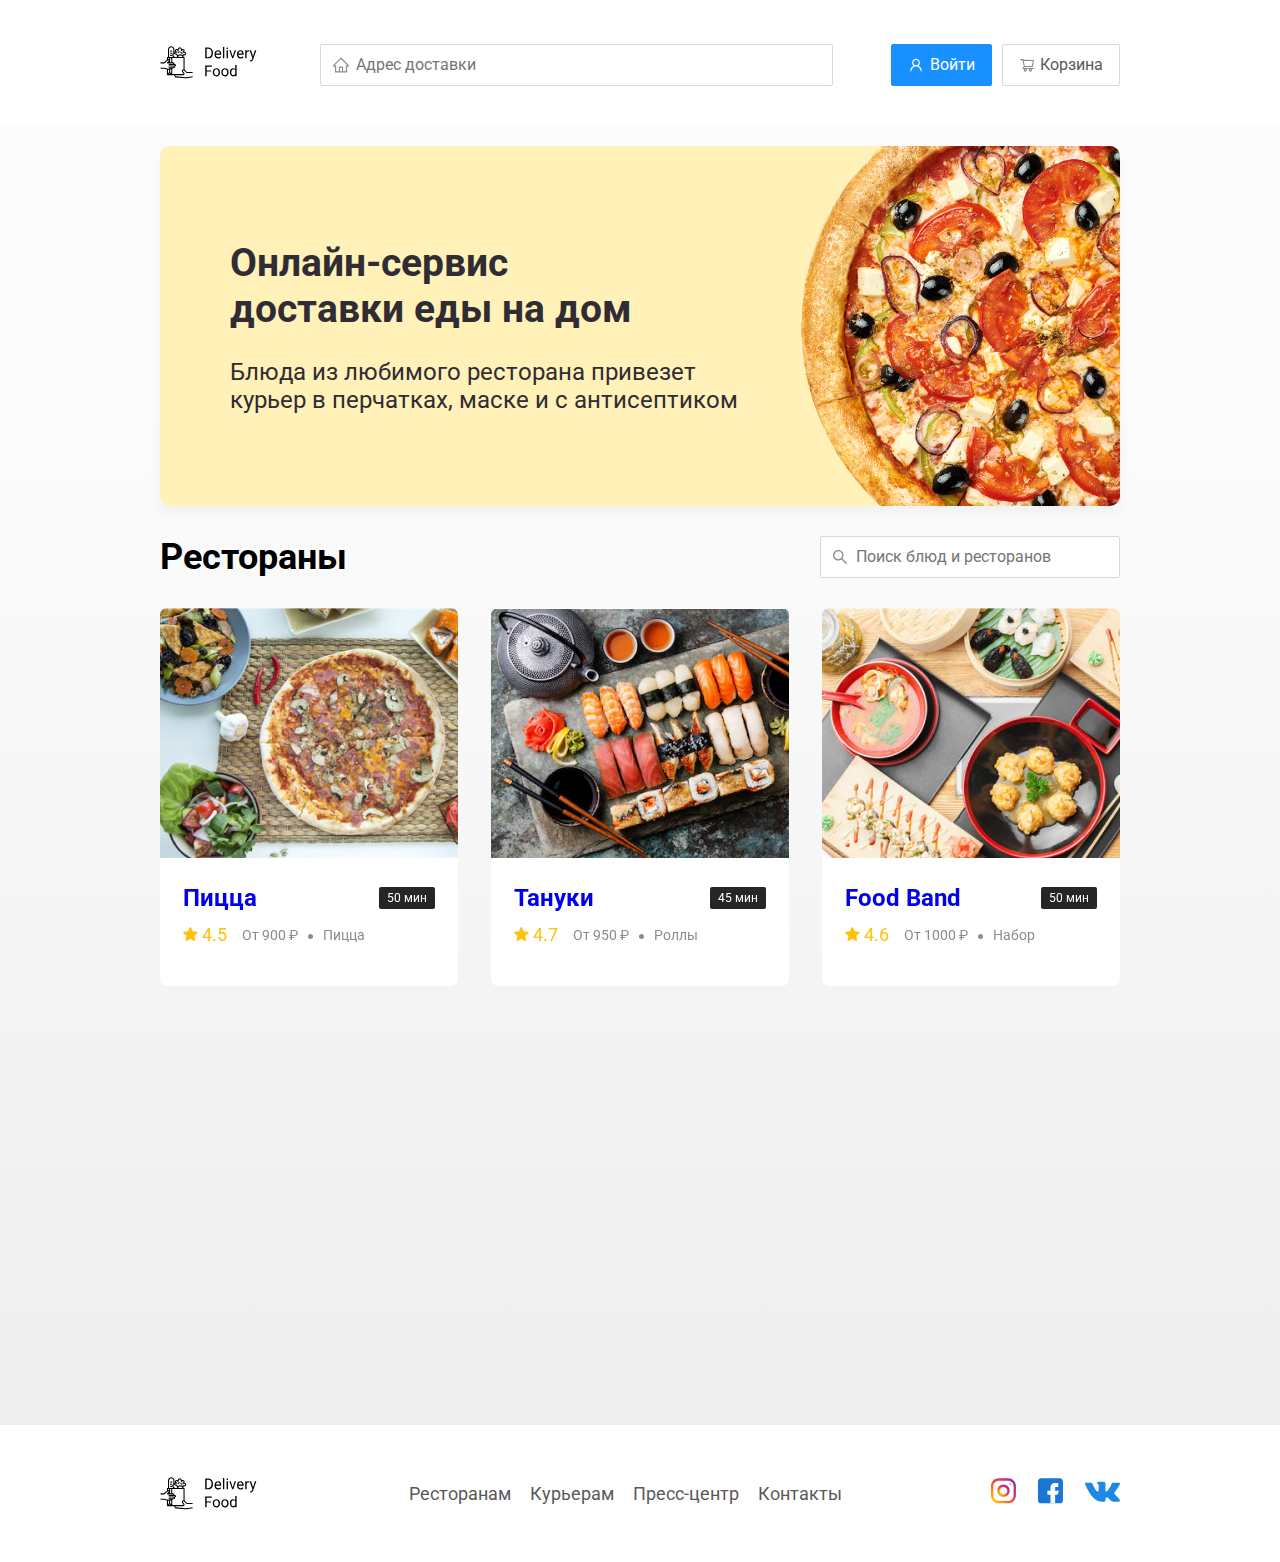
<file: delivery/index.html>
<!DOCTYPE html>
<html lang="ru">
  <head>
    <meta charset="UTF-8">
    <meta name="viewport" content="width=device-width, initial-scale=1.0">
    <title>Delivery Food - доставка еды на дом</title>
    <link href="https://fonts.googleapis.com/css2?family=Roboto:400,700&display=swap&subset=cyrillic" rel="stylesheet">
    <link rel="stylesheet" href="css/normalize.css">
    <link rel="stylesheet" href="css/style.css">
    <link rel="stylesheet" href="css/animate.css">
  </head>
  <body>
    <!-- Шапка сайта -->
    <div class="container">
      <header class="header">
        <!-- Лого -->
        <a href="index.html" class="logo"><img src="img/logo.svg" alt="Logo"></a>
        <!-- Поле поиска -->
        <input type="text" class="input input-adress" placeholder="Адрес доставки">
        <div class="buttons">
          <button class="button button-primary">
            <img src="img/user.svg" alt="user" class="button-icon">
            <span class="button-text">Войти</span>
          </button>
          <button class="button" id="cart-button">
            <img src="img/shopping-cart.svg" alt="shopping-cart" class="button-icon">
            <span class="button-text">Корзина</span>
          </button>
        </div>
      </header>
    </div>
    <!-- /.container -->

    <main class="main">
      <div class="container">
        <section class="promo wow fadeInUp" data-wow-delay="0.1s">
          <h1 class="promo-title">Онлайн-сервис <br/> доставки еды на дом</h1>
          <p class="promo-text">
            Блюда из любимого ресторана привезет курьер в перчатках, маске и с антисептиком
          </p>
        </section>
  
        <section class="restaurants">
          <div class="section-heading wow fadeInUp" data-wow-delay="0.3s">
            <h2 class="section-title">Рестораны</h2>
            <input type="text" class="input input-search" placeholder="Поиск блюд и ресторанов">
          </div>
          <!-- карточки -->
          <div class="cards">
            <a href="restaurant.html" class="card hvr-grow wow fadeInUp" data-wow-delay="0.2s">
              <img src="img/dishes/image.jpg" alt="" class="card-img">
              <div class="card-text">
                <div class="card-heading">
                  <h3 class="card-title">Пицца</h3>
                  <span class="card-tag tag">50 мин</span>
                </div>
                <!-- /.card-heading -->
                <div class="card-info">
                  <div class="rating">
                    <img src="img/rating.svg" alt="" class="rating-star"> 4.5
                  </div>
                  <div class="price">От 900 ₽</div>
                  <div class="category">Пицца</div>
                </div>
                <!-- /.card-info -->
              </div>
            </a>
            <!-- /.card -->
            <a href="restaurant.html" class="card hvr-grow wow fadeInUp" data-wow-delay="0.3s">
              <img src="img/dishes/image-0.jpg" alt="" class="card-img">
              <div class="card-text">
                <div class="card-heading">
                  <h3 class="card-title">Тануки</h3>
                  <span class="card-tag tag">45 мин</span>
                </div>
                <!-- /.card-heading -->
                <div class="card-info">
                  <div class="rating">
                    <img src="img/rating.svg" alt="" class="rating-star"> 4.7
                  </div>
                  <div class="price">От 950 ₽</div>
                  <div class="category">Роллы</div>
                </div>
                <!-- /.card-info -->
              </div>
            </a>
            <!-- /.card -->
            <a href="restaurant.html" class="card hvr-grow wow fadeInUp" data-wow-delay="0.4s">
              <img src="img/dishes/image-1.jpg" alt="" class="card-img">
              <div class="card-text">
                <div class="card-heading">
                  <h3 class="card-title">Food Band</h3>
                  <span class="card-tag tag">50 мин</span>
                </div>
                <!-- /.card-heading -->
                <div class="card-info">
                  <div class="rating">
                    <img src="img/rating.svg" alt="" class="rating-star"> 4.6
                  </div>
                  <div class="price">От 1000 ₽</div>
                  <div class="category">Набор</div>
                </div>
                <!-- /.card-info -->
              </div>
            </a>
            <!-- /.card -->
            <a href="restaurant.html" class="card hvr-grow wow fadeInUp" data-wow-delay="0.1s">
              <img src="img/dishes/image-2.jpg" alt="" class="card-img">
              <div class="card-text">
                <div class="card-heading">
                  <h3 class="card-title">Суши+Пицца</h3>
                  <span class="card-tag tag">1 ч</span>
                </div>
                <!-- /.card-heading -->
                <div class="card-info">
                  <div class="rating">
                    <img src="img/rating.svg" alt="" class="rating-star"> 4.7
                  </div>
                  <div class="price">От 1200 ₽</div>
                  <div class="category">Набор</div>
                </div>
                <!-- /.card-info -->
              </div>
            </a>
            <!-- /.card -->
            <a href="restaurant.html" class="card hvr-grow wow fadeInUp" data-wow-delay="0.2s">
              <img src="img/dishes/image-3.jpg" alt="" class="card-img">
              <div class="card-text">
                <div class="card-heading">
                  <h3 class="card-title">Пицца Макс</h3>
                  <span class="card-tag tag">1 ч</span>
                </div>
                <!-- /.card-heading -->
                <div class="card-info">
                  <div class="rating">
                    <img src="img/rating.svg" alt="" class="rating-star">
                    4.5
                  </div>
                  <div class="price">От 1300 ₽</div>
                  <div class="category">Набор</div>
                </div>
                <!-- /.card-info -->
              </div>
            </a>
            <!-- /.card -->
            <a href="restaurant.html" class="card hvr-grow wow fadeInUp" data-wow-delay="0.3s">
              <img src="img/dishes/image-4.jpg" alt="" class="card-img">
              <div class="card-text">
                <div class="card-heading">
                  <h3 class="card-title">Пицца Про</h3>
                  <span class="card-tag tag">1 ч</span>
                </div>
                <!-- /.card-heading -->
                <div class="card-info">
                  <div class="rating">
                    <img src="img/rating.svg" alt="" class="rating-star">
                    4.5
                  </div>
                  <div class="price">От 1450 ₽</div>
                  <div class="category">Набор</div>
                </div>
                <!-- /.card-info -->
              </div>
            </a>
            <!-- /.card -->
          </div>
          <!-- /.cards -->
        </section>
      </div>
    </main>

    <footer class="footer">
      <div class="container">
        <div class="footer-block">
          <img src="img/logo.svg" alt="logo" class="logo footer-logo">
          <nav class="footer-nav">
            <a href="#" class="footer-link">Ресторанам</a>
            <a href="#" class="footer-link">Курьерам</a>
            <a href="#" class="footer-link">Пресс-центр</a>
            <a href="#" class="footer-link">Контакты</a>
          </nav>
          <div class="social-links">
            <a href="#" class="social-link"><img src="img/inst.svg" alt=""></a>
            <a href="#" class="social-link"><img src="img/facebook.svg" alt=""></a>
            <a href="#" class="social-link"><img src="img/vk.svg" alt=""></a>
          </div>
        </div>
      </div>
    </footer>

    <div class="modal">
      <div class="modal-dialog">
        <div class="modal-header">
          <h3 class="modal-title">Корзина</h3>
          <button class="close">&times;</button>
        </div>
        <div class="modal-body">
          <div class="food-row">
            <span class="food-name">Ролл угорь стандарт</span>
            <strong class="food-price">250 ₽</strong>
            <div class="food-counter">
              <button class="counter-button">-</button>
              <span class="counter">1</span>
              <button class="counter-button">+</button>
            </div>
          </div>
          <div class="food-row">
            <span class="food-name">Ролл угорь стандарт</span>
            <strong class="food-price">250 ₽</strong>
            <div class="food-counter">
              <button class="counter-button">-</button>
              <span class="counter">1</span>
              <button class="counter-button">+</button>
            </div>
          </div>
          <div class="food-row">
            <span class="food-name">Ролл угорь стандарт</span>
            <strong class="food-price">250 ₽</strong>
            <div class="food-counter">
              <button class="counter-button">-</button>
              <span class="counter">1</span>
              <button class="counter-button">+</button>
            </div>
          </div>
          <div class="food-row">
            <span class="food-name">Ролл угорь стандарт</span>
            <strong class="food-price">250 ₽</strong>
            <div class="food-counter">
              <button class="counter-button">-</button>
              <span class="counter">1</span>
              <button class="counter-button">+</button>
            </div>
          </div>
          <div class="food-row">
            <span class="food-name">Ролл угорь стандарт</span>
            <strong class="food-price">250 ₽</strong>
            <div class="food-counter">
              <button class="counter-button">-</button>
              <span class="counter">1</span>
              <button class="counter-button">+</button>
            </div>
          </div>
          <!-- /.foods-row -->
        </div>
        <div class="modal-footer">
          <span class="modal-price-tag">1250 ₽</span>
          <div class="footer-buttons">
            <button class="button button-primary">Оформить заказ</button>
            <button class="button">Отмена</button>
          </div>
        </div>
        <!-- /.modal-footer -->
      </div>
    </div>
    <script src="js/wow.min.js"></script>
    <script src="js/main.js"></script>
  </body>
</html>
</file>
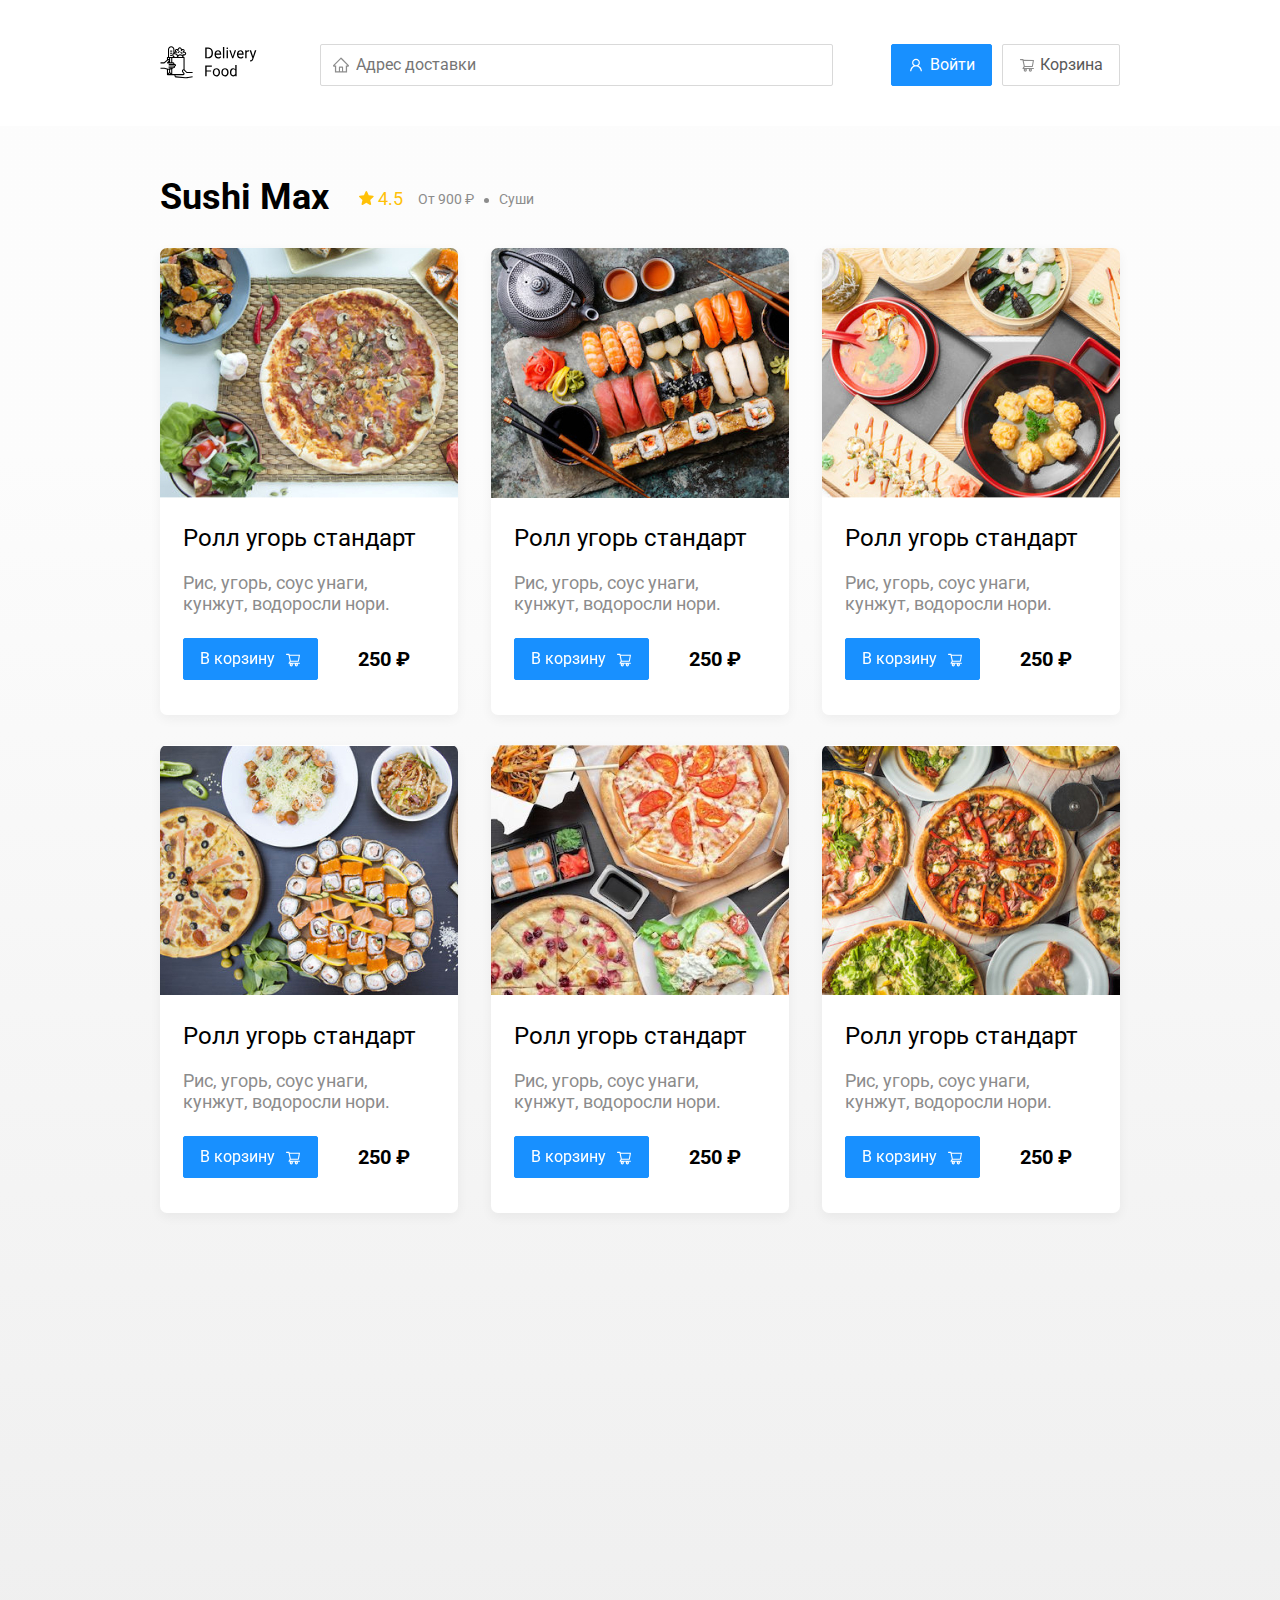
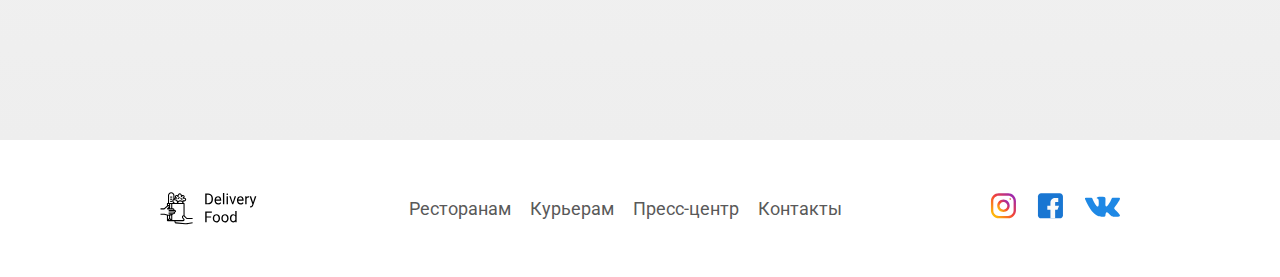
<file: delivery/restaurant.html>
<!DOCTYPE html>
<html lang="ru">
  <head>
    <meta charset="UTF-8">
    <meta name="viewport" content="width=device-width, initial-scale=1.0">
    <title>Sushi Max - доставка еды на дом</title>
    <link href="https://fonts.googleapis.com/css2?family=Roboto:400,700&display=swap&subset=cyrillic" rel="stylesheet">
    <link rel="stylesheet" href="css/normalize.css">
    <link rel="stylesheet" href="css/style.css">
    <link rel="stylesheet" href="css/animate.css">
  </head>
  <body>
    <!-- Шапка сайта -->
    <div class="container">
      <header class="header">
        <!-- Лого -->
        <a href="index.html" class="logo"><img src="img/logo.svg" alt="Logo"></a>
        <!-- Поле поиска -->
        <input type="text" class="input input-adress" placeholder="Адрес доставки">
        <div class="buttons">
          <button class="button button-primary">
            <img src="img/user.svg" alt="user" class="button-icon">
            <span class="button-text">Войти</span>
          </button>
          <button class="button" id="cart-button">
            <img src="img/shopping-cart.svg" alt="shopping-cart" class="button-icon">
            <span class="button-text">Корзина</span>
          </button>
        </div>
      </header>
    </div>
    <!-- /.container -->

    <main class="main">
      <div class="container">
        <section class="restaurants">
          <div class="section-heading wow fadeInUp" data-wow-delay="0.1s">
            <h2 class="section-title">Sushi Max</h2>
            <!-- /.card-heading -->
            <div class="card-info">
              <div class="rating">
                <img src="img/rating.svg" alt="" class="rating-star"> 4.5
              </div>
              <div class="price">От 900 ₽</div>
              <div class="category">Суши</div>
            </div>
            <!-- /.card-info -->
          </div>
          <!-- карточки -->
          <div class="cards">
            <div class="card wow fadeInUp" data-wow-delay="0.1s">
              <img src="img/dishes/image.jpg" alt="" class="card-img">
              <div class="card-text">
                <div class="card-heading">
                  <h3 class="card-title card-title-reg">Ролл угорь стандарт</h3>
                </div>
                <!-- /.card-heading -->
                <div class="card-info">
                  <div class="ingr">Рис, угорь, соус унаги, кунжут, водоросли нори.</div>
                </div>
                <!-- /.card-info -->
                <div class="card-buttons">
                  <button class="button button-primary hvr-grow">
                    <span class="button-card-text">В корзину</span>
                    <img src="img/shopping-cart-rest.svg" alt="shopping-cart" class="card-button-img">
                  </button>
                  <strong><div class="card-price-bold">250 ₽</div></strong>
                </div>
              </div>
            </div>
            <!-- /.card -->
            <div class="card wow fadeInUp" data-wow-delay="0.2s">
              <img src="img/dishes/image-0.jpg" alt="" class="card-img">
              <div class="card-text">
                <div class="card-heading">
                  <h3 class="card-title card-title-reg">Ролл угорь стандарт</h3>
                </div>
                <!-- /.card-heading -->
                <div class="card-info">
                  <div class="ingr">Рис, угорь, соус унаги, кунжут, водоросли нори.</div>
                </div>
                <!-- /.card-info -->
                <div class="card-buttons">
                  <button class="button button-primary hvr-grow">
                    <span class="button-card-text">В корзину</span>
                    <img src="img/shopping-cart-rest.svg" alt="shopping-cart" class="card-button-img">
                  </button>
                  <strong><div class="card-price-bold">250 ₽</div></strong>
                </div>
              </div>
            </div>
            <!-- /.card -->
            <div class="card wow fadeInUp" data-wow-delay="0.3s">
              <img src="img/dishes/image-1.jpg" alt="" class="card-img">
              <div class="card-text">
                <div class="card-heading">
                  <h3 class="card-title card-title-reg">Ролл угорь стандарт</h3>
                </div>
                <!-- /.card-heading -->
                <div class="card-info">
                  <div class="ingr">Рис, угорь, соус унаги, кунжут, водоросли нори.</div>
                </div>
                <!-- /.card-info -->
                <div class="card-buttons">
                  <button class="button button-primary hvr-grow">
                    <span class="button-card-text">В корзину</span>
                    <img src="img/shopping-cart-rest.svg" alt="shopping-cart" class="card-button-img">
                  </button>
                  <strong><div class="card-price-bold">250 ₽</div></strong>
                </div>
              </div>
            </div>
            <!-- /.card -->
            <div class="card wow fadeInUp" data-wow-delay="0.2s">
              <img src="img/dishes/image-2.jpg" alt="" class="card-img">
              <div class="card-text">
                <div class="card-heading">
                  <h3 class="card-title card-title-reg">Ролл угорь стандарт</h3>
                </div>
                <!-- /.card-heading -->
                <div class="card-info">
                  <div class="ingr">Рис, угорь, соус унаги, кунжут, водоросли нори.</div>
                </div>
                <!-- /.card-info -->
                <div class="card-buttons">
                  <button class="button button-primary hvr-grow">
                    <span class="button-card-text">В корзину</span>
                    <img src="img/shopping-cart-rest.svg" alt="shopping-cart" class="card-button-img">
                  </button>
                  <strong><div class="card-price-bold">250 ₽</div></strong>
                </div>
              </div>
            </div>
            <!-- /.card -->
            <div class="card wow fadeInUp" data-wow-delay="0.3s">
              <img src="img/dishes/image-3.jpg" alt="" class="card-img">
              <div class="card-text">
                <div class="card-heading">
                  <h3 class="card-title card-title-reg">Ролл угорь стандарт</h3>
                </div>
                <!-- /.card-heading -->
                <div class="card-info">
                  <div class="ingr">Рис, угорь, соус унаги, кунжут, водоросли нори.</div>
                </div>
                <!-- /.card-info -->
                <div class="card-buttons">
                  <button class="button button-primary hvr-grow">
                    <span class="button-card-text">В корзину</span>
                    <img src="img/shopping-cart-rest.svg" alt="shopping-cart" class="card-button-img">
                  </button>
                  <strong><div class="card-price-bold">250 ₽</div></strong>
                </div>
              </div>
            </div>
            <!-- /.card -->
            <div class="card wow fadeInUp" data-wow-delay="0.4s">
              <img src="img/dishes/image-4.jpg" alt="" class="card-img">
              <div class="card-text">
                <div class="card-heading">
                  <h3 class="card-title card-title-reg">Ролл угорь стандарт</h3>
                </div>
                <!-- /.card-heading -->
                <div class="card-info">
                  <div class="ingr">Рис, угорь, соус унаги, кунжут, водоросли нори.</div>
                </div>
                <!-- /.card-info -->
                <div class="card-buttons">
                  <button class="button button-primary hvr-grow">
                    <span class="button-card-text">В корзину</span>
                    <img src="img/shopping-cart-rest.svg" alt="shopping-cart" class="card-button-img">
                  </button>
                  <strong><div class="card-price-bold">250 ₽</div></strong>
                </div>
              </div>
            </div>
            <div class="card wow fadeInUp" data-wow-delay="0.1s">
              <img src="img/dishes/image-4.jpg" alt="" class="card-img">
              <div class="card-text">
                <div class="card-heading">
                  <h3 class="card-title card-title-reg">Ролл угорь стандарт</h3>
                </div>
                <!-- /.card-heading -->
                <div class="card-info">
                  <div class="ingr">Рис, угорь, соус унаги, кунжут, водоросли нори.</div>
                </div>
                <!-- /.card-info -->
                <div class="card-buttons">
                  <button class="button button-primary hvr-grow">
                    <span class="button-card-text">В корзину</span>
                    <img src="img/shopping-cart-rest.svg" alt="shopping-cart" class="card-button-img">
                  </button>
                  <strong><div class="card-price-bold">250 ₽</div></strong>
                </div>
              </div>
            </div>
            <div class="card wow fadeInUp" data-wow-delay="0.2s">
              <img src="img/dishes/image-4.jpg" alt="" class="card-img">
              <div class="card-text">
                <div class="card-heading">
                  <h3 class="card-title card-title-reg">Ролл угорь стандарт</h3>
                </div>
                <!-- /.card-heading -->
                <div class="card-info">
                  <div class="ingr">Рис, угорь, соус унаги, кунжут, водоросли нори.</div>
                </div>
                <!-- /.card-info -->
                <div class="card-buttons">
                  <button class="button button-primary hvr-grow">
                    <span class="button-card-text">В корзину</span>
                    <img src="img/shopping-cart-rest.svg" alt="shopping-cart" class="card-button-img">
                  </button>
                  <strong><div class="card-price-bold">250 ₽</div></strong>
                </div>
              </div>
            </div>
            <div class="card wow fadeInUp" data-wow-delay="0.3s">
              <img src="img/dishes/image-4.jpg" alt="" class="card-img">
              <div class="card-text">
                <div class="card-heading">
                  <h3 class="card-title card-title-reg">Ролл угорь стандарт</h3>
                </div>
                <!-- /.card-heading -->
                <div class="card-info">
                  <div class="ingr">Рис, угорь, соус унаги, кунжут, водоросли нори.</div>
                </div>
                <!-- /.card-info -->
                <div class="card-buttons">
                  <button class="button button-primary hvr-grow">
                    <span class="button-card-text">В корзину</span>
                    <img src="img/shopping-cart-rest.svg" alt="shopping-cart" class="card-button-img">
                  </button>
                  <strong><div class="card-price-bold">250 ₽</div></strong>
                </div>
              </div>
            </div>
            <!-- /.card -->
          </div>
          <!-- /.cards -->
        </section>
      </div>
    </main>

    <footer class="footer">
      <div class="container">
        <div class="footer-block">
          <img src="img/logo.svg" alt="logo" class="logo footer-logo">
          <nav class="footer-nav">
            <a href="#" class="footer-link">Ресторанам</a>
            <a href="#" class="footer-link">Курьерам</a>
            <a href="#" class="footer-link">Пресс-центр</a>
            <a href="#" class="footer-link">Контакты</a>
          </nav>
          <div class="social-links">
            <a href="#" class="social-link"><img src="img/inst.svg" alt=""></a>
            <a href="#" class="social-link"><img src="img/facebook.svg" alt=""></a>
            <a href="#" class="social-link"><img src="img/vk.svg" alt=""></a>
          </div>
        </div>
      </div>
    </footer>

    <div class="modal">
      <div class="modal-dialog">
        <div class="modal-header">
          <h3 class="modal-title">Корзина</h3>
          <button class="close">&times;</button>
        </div>
        <div class="modal-body">
          <div class="food-row">
            <span class="food-name">Ролл угорь стандарт</span>
            <strong class="food-price">250 ₽</strong>
            <div class="food-counter">
              <button class="counter-button">-</button>
              <span class="counter">1</span>
              <button class="counter-button">+</button>
            </div>
          </div>
          <div class="food-row">
            <span class="food-name">Ролл угорь стандарт</span>
            <strong class="food-price">250 ₽</strong>
            <div class="food-counter">
              <button class="counter-button">-</button>
              <span class="counter">1</span>
              <button class="counter-button">+</button>
            </div>
          </div>
          <div class="food-row">
            <span class="food-name">Ролл угорь стандарт</span>
            <strong class="food-price">250 ₽</strong>
            <div class="food-counter">
              <button class="counter-button">-</button>
              <span class="counter">1</span>
              <button class="counter-button">+</button>
            </div>
          </div>
          <div class="food-row">
            <span class="food-name">Ролл угорь стандарт</span>
            <strong class="food-price">250 ₽</strong>
            <div class="food-counter">
              <button class="counter-button">-</button>
              <span class="counter">1</span>
              <button class="counter-button">+</button>
            </div>
          </div>
          <div class="food-row">
            <span class="food-name">Ролл угорь стандарт</span>
            <strong class="food-price">250 ₽</strong>
            <div class="food-counter">
              <button class="counter-button">-</button>
              <span class="counter">1</span>
              <button class="counter-button">+</button>
            </div>
          </div>
          <!-- /.foods-row -->
        </div>
        <div class="modal-footer">
          <span class="modal-price-tag">1250 ₽</span>
          <div class="footer-buttons">
            <button class="button button-primary">Оформить заказ</button>
            <button class="button">Отмена</button>
          </div>
        </div>
        <!-- /.modal-footer -->
      </div>
    </div>
    <script src="js/wow.min.js"></script>
    <script src="js/main.js"></script>
  </body>
</html>
</file>
<file: delivery/css/style.css>
* {
    box-sizing: border-box;
}

body {
    font-family: 'Roboto', sans-serif;
    padding-top: 44px;
}

.container {
    max-width: 1200px;
    margin: auto;
}

.header {
    display: flex;
    align-items: center;
    justify-content: space-between;
    margin-bottom: 40px;
}

.input {
    background: #FFFFFF;
    border: 1px solid #D9D9D9;
    border-radius: 2px;
    font-size: 16px;
    line-height: 24px;
    padding: 8px;
    padding-left: 35px;
    background-repeat: no-repeat;
    background-position: left 11px center;
}

.input-adress {
    flex: 0.8;
    background-image: url(../img/home.svg);
}

.input-search {
    width: 300px;
    background-image: url(../img/search.svg);
    margin-left: auto;
}

.buttons {
    display: flex;
    align-items: center;
}
.button {
    display: flex;
    align-items: center;
    padding: 8px 16px;
    background: #FFFFFF;
    border: 1px solid #D9D9D9;
    box-sizing: border-box;
    box-shadow: 0px 0px 2px rgba(0, 0, 0, 0.0015);
    border-radius: 2px;
    color: #595959;
    font-size: 16px;
    line-height: 24px;
}

.button-primary {
    background: #1890FF;
    border: 1px solid #1890FF;
    color: #FFFFFF;
    margin-right: 10px;
}

.button-card-text {
    margin-right: 10px;
}

.button-icon {
    margin-right: 6px;
}

.promo {
    box-shadow: 0px 7px 12px rgba(158, 158, 163, 0.1);
    background: #FFF1B8 url(../img/promo-img.png) no-repeat top -100px right -247px / 924px;
    border-radius: 10px;
    padding: 68px 70px;
}

.promo-title {
    font-style: normal;
    font-weight: bold;
    font-size: 39px;
    line-height: 46px;
    color: #302C34;
}

.promo-text {
    font-style: normal;
    font-weight: normal;
    font-size: 24px;
    line-height: 28px;
    color: #302C34;
    max-width: 538px;
}

.main {
    padding-top: 20px;
    background: linear-gradient(180deg, rgba(245, 245, 245, 0.295) 20.04%, rgb(238, 238, 238) 100%);
}

.section-heading {
    display: flex;
    align-items: center;
}

.section-title {
    font-style: normal;
    font-weight: bold;
    font-size: 36px;
    line-height: 42px;
    color: #000000;
    margin-right: 30px;
}

.cards {
    display: flex;
    align-items: flex-start;
    justify-content: space-between;
    flex-wrap: wrap;
}

.card {
    background: #FFFFFF;
    box-shadow: 0px 4px 12px rgba(0, 0, 0, 0.05);
    border-radius: 7px;
    overflow: hidden;
    margin-bottom: 30px;
    flex-basis: 31%;
    text-decoration: none;
}

a:visited {
    color: #000000;
}

/* button animation */
.hvr-grow {
    -webkit-transform: perspective(1px) translateZ(0);
    transform: perspective(1px) translateZ(0);
    box-shadow: 0 0 1px rgba(0, 0, 0, 0);
    -webkit-transition-duration: 0.2s;
    transition-duration: 0.2s;
    -webkit-transition-property: transform;
    transition-property: transform;
  }

.hvr-grow:hover, .hvr-grow:focus, .hvr-grow:active {
    -webkit-transform: scale(1.07);
    transform: scale(1.07);
}

.card-img {
    width: 384px;
    height: 250px;
    object-fit: cover;
}

.card-text {
    padding-top: 20px;
    padding-bottom: 35px;
    padding-left: 23px;
    padding-right: 23px;
}

.card-heading {
    display: flex;
    align-items: center;
    justify-content: space-between;
}

.card-title {
    margin: 0;
    font-style: normal;
    font-weight: bold;
    font-size: 24px;
    line-height: 32px;
}

.card-title-reg {
    font-weight: 400;
}

.card-tag {
    font-style: normal;
    font-weight: normal;
    font-size: 12px;
    line-height: 20px;
    color: #FFFFFF;
    background: #262626;
    border-radius: 2px;
    padding: 1px 8px;
}

.card-info {
    display: flex;
    align-items: center;
    flex-wrap: wrap;
}

.card-buttons {
    display: flex;
    align-items: center;
    margin-top: 24px;
}
.card-price-bold {
    font-weight: bold;
    font-size: 20px;
    line-height: 32px;
    margin-left: 30px;
}

.rating {
    margin-right: 26px;
    font-size: 18px;
    line-height: 32px;
    color: #FFC107;
    margin-top: 5px;
}

.price,
.category {
    color: #8C8C8C;
    font-size: 18px;
    line-height: 32px;
    margin-top: 5px;
}
.price {
    margin-right: 10px;
}

.ingr {
    color: #8C8C8C;
    font-size: 18px;
    line-height: 21px;
    margin-top: 18px;
}

.category {
    text-overflow: ellipsis;
    overflow: hidden;
    white-space: nowrap;
    max-width: 150px;
}

.price:after {
    content: '';
    width: 5px;
    height: 5px;
    background-color: #8C8C8C;
    display: inline-block;
    vertical-align: middle;
    border-radius: 50%;
    margin-left: 10px;
}
 
.footer {
    padding: 50px 0;
}

.footer-block {
    display: flex;
    align-items: center;
    justify-content: space-between;
}

.footer-nav {
    margin: auto;
}

.footer-link {
    display: inline-block;
    font-style: normal;
    font-weight: normal;
    font-size: 18px;
    line-height: 21px;
    color: #595959;
    text-decoration: none;
}

.footer-link:not(:last-child) {
    margin-right: 15px;
}

.social-links {
    display: flex;
    align-items: center;
}
.social-link:not(:last-child) {
    margin-right: 21px;
}

.modal {
    position: fixed;
    left: 0;
    top: 0;
    width: 100%;
    height: 100%;
    background: rgba(0, 0, 0, 0.4);
    display: none;
}

.is-open {
    display: flex;
}

.modal-body {
    margin-bottom: 52px;
}

.modal-dialog {
    max-width: 780px;
    width: 95%;
    background: #FFFFFF;
    border-radius: 5px;
    margin: auto;
    padding: 40px 45px;
}

.modal-title {
    margin: 0;
    font-weight: bold;
    font-size: 36px;
    line-height: 42px;
}

.modal-header {
    display: flex;
    align-items: center;
    justify-content: space-between;
    margin-bottom: 45px;
}

.close {
    font-size: 36px;
    border: none;
    background-color: transparent;
}

.food-row {
    display: flex;
    align-items: flex-start;
    justify-content: space-between;
    padding-bottom: 12px;
    border-bottom: 1px solid #D9D9D9;
    margin-bottom: 15px;
}

.food-name {
    font-weight: normal;
    font-size: 18px;
    line-height: 32px;
}

.food-price {
    margin-left: auto;
    margin-right: 47px;
    font-style: normal;
    font-weight: bold;
    font-size: 20px;
    line-height: 32px;
    color: #000000;
}

.food-counter {
    display: flex;
    align-content: center;
}

.counter-button {
    display: flex;
    align-items: center;
    justify-content: center;
    width: 39px;
    height: 32px;
    background: #FFFFFF;
    border: 1px solid #40A9FF;
    box-sizing: border-box;
    border-radius: 2px;
    font-weight: normal;
    font-size: 14px;
    line-height: 22px;
    color: #40A9FF;
}

.counter {
    font-weight: normal;
    font-size: 16px;
    line-height: 32px;
    margin-left: 10px;
    margin-right: 10px;
}

.modal-footer {
    display: flex;
    align-items: center;
    justify-content: space-between;
}

.footer-buttons {
    display: flex;
    align-items: center;
}

.modal-price-tag {
    padding: 10px 20px;
    border-radius: 5px;
    background: #262626;
    color: #FFFFFF;
    font-weight: bold;
    font-size: 20px;
    line-height: 23px;
}

@media (max-width: 1366px) {

    .container {
        max-width: 960px;
    }

    .promo {
        background-size: 750px;
        background-position: center right -300px;
    }
    .rating {
        margin-right: 15px;
    }
    .category, .price {
        font-size: 14px;
    }
}

@media (max-width: 992px) {
    .container {
        max-width: 750px;
    }

    .promo {
        padding: 50px;
        background-size: 550px;
        background-position: center right -250px;
    }

    .promo-text {
        font-size: 22px;
        max-width: 500px;
    }

    .promo-title {
        font-size: 36px;

    }  

    .card {
        flex-basis: 49%;
    }

    .footer-link {
        font-size: 16px;
    }
}

@media (max-width: 768px) {
    .container {
        max-width: 560px;
    }

    .card-info {
        flex-wrap: wrap;
    }

    .card.rating {
        flex-basis: 100%;
    }

    .card-title {
        font-size: 20px;
    }
    .promo {
        padding: 50px;
        background-size: 490px;
        background-position: center right -250px;
    }
    .button-primary {
        margin-left: 5px;
    }

    .input-adress {
        width: 150px;
    }

    .header {
        flex-wrap: wrap;
    }

    .promo-text {
        font-size: 20px;
        max-width: 350px;
        margin-top: 0;
    }

    .promo-title {
        font-size: 28px;
        line-height: 1.3;
    }  

    .card {
        flex-basis: 49%;
    }

    .footer-link {
        font-size: 16px;
    }
}

@media (max-width: 578px) {
    .container {
        width: 90%;
    }

    .header {
        flex-wrap: wrap;
    }
    
    .card-info {
        flex-wrap: wrap;
    }

    .rating {
        flex-basis: 100%;
    }

    .card-title {
        font-size: 22px;
    }
    
    .promo {
        padding: 50px;
        padding-left: 20px;
        padding-top: 10px;
        background-size: 460px;
        background-position: bottom -150px right -210px;
        height: 220px;
    }
    
    .input-search {
        width: 240px;
    }

    .section-title {
        font-size: 22px;
    }

    .input-adress {
        width: 200px;
        margin-top: 15px;
        order: 5;
        flex: 1;
    }

    .promo-text {
        font-size: 18px;
        max-width: 240px;
        margin-top: 0;
    }

    .promo-title {
        font-size: 20px;
        line-height: 1.2;
    }  

    .card {
        flex-basis: 100%;
    }

    .card-img {
        width: 100%;
        height: 100%;
    }

    .footer-link {
        font-size: 16px;
    }

    .footer-nav {
        order: 1;
        margin-left: 5px;
        font-size: 8px;
    }

    .footer-logo {
        order: 0;
        margin-left: 0;
    }

    .social-links {
        order: 2;
    }

    .rating {
        line-height: 15px;
    }

    .social-link:not(:last-child) {
        margin-right: 5px;
    }
}

@media (max-width: 480px) {

    .input-search {
        width: 150px;
        text-overflow: ellipsis
    }

    .rating {
        line-height: 15px;
    }

    .promo {
        background-position: bottom -155px right -205px;
        height: 200px;
    }

    .promo-text {
        display: none;
    }

    .promo-title {
        font-size: 20px;
        line-height: 1.2;
        width: 160px;
    }

    .button-text {
        display: none;
    }
    .button {
        min-height: 40px;
    }
    .button-icon {
        margin: 0;
    }
    .promo {
        padding: 20px;
    }

    .section-heading {
        flex-wrap: wrap;
    }

    .footer-block {
        flex-wrap: wrap;
        flex-direction: column;
        align-items: center;
    }
    .footer-logo {
        order: 0;
        margin-bottom: 20px;
    }
    .footer-nav {
        margin-bottom: 20px;
        text-align: center;
    }
    .footer-link:not(:last-child) {
        margin-right: 10px;
    }
}
</file>
